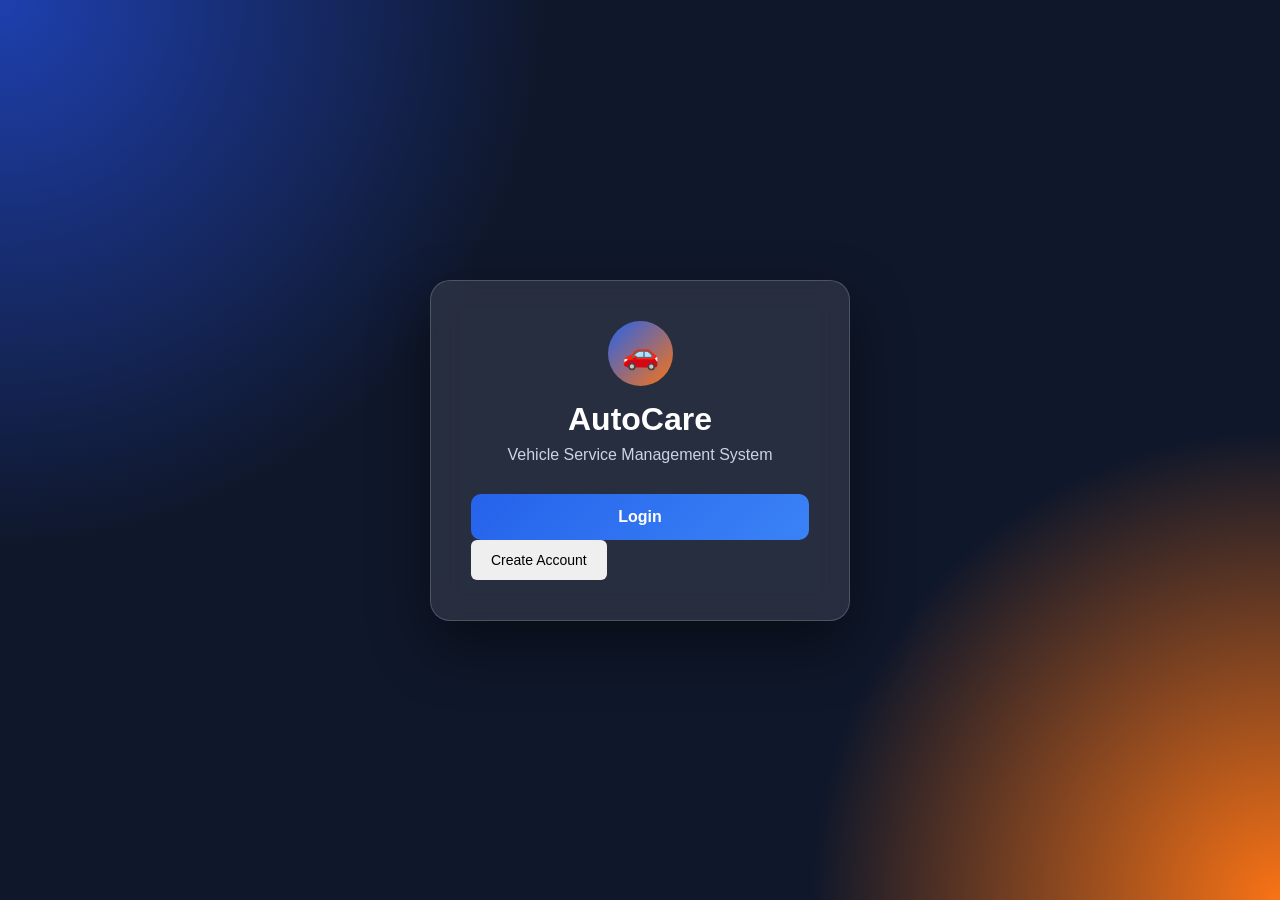
<file: src/main/java/com/autocare/autocare/frontend/index.html>
<!DOCTYPE html>
<html lang="en">
<head>
    <meta charset="UTF-8">
    <meta name="viewport" content="width=device-width, initial-scale=1.0">

    <title>AutoCare - Vehicle Service Management</title>

    <link rel="stylesheet" href="style.css">
</head>

<body>

    <div class="login-container">

        <div class="login-box">

            <div class="logo">
                🚗
            </div>

            <h1>AutoCare</h1>

            <p class="subtitle">
                Vehicle Service Management System
            </p>

            <button
                class="login-btn"
                onclick="window.location.href='login.html'">

                Login

            </button>

            <button
                class="secondary-btn"
                onclick="window.location.href='register.html'">

                Create Account

            </button>

        </div>

    </div>

</body>
</html>
</file>
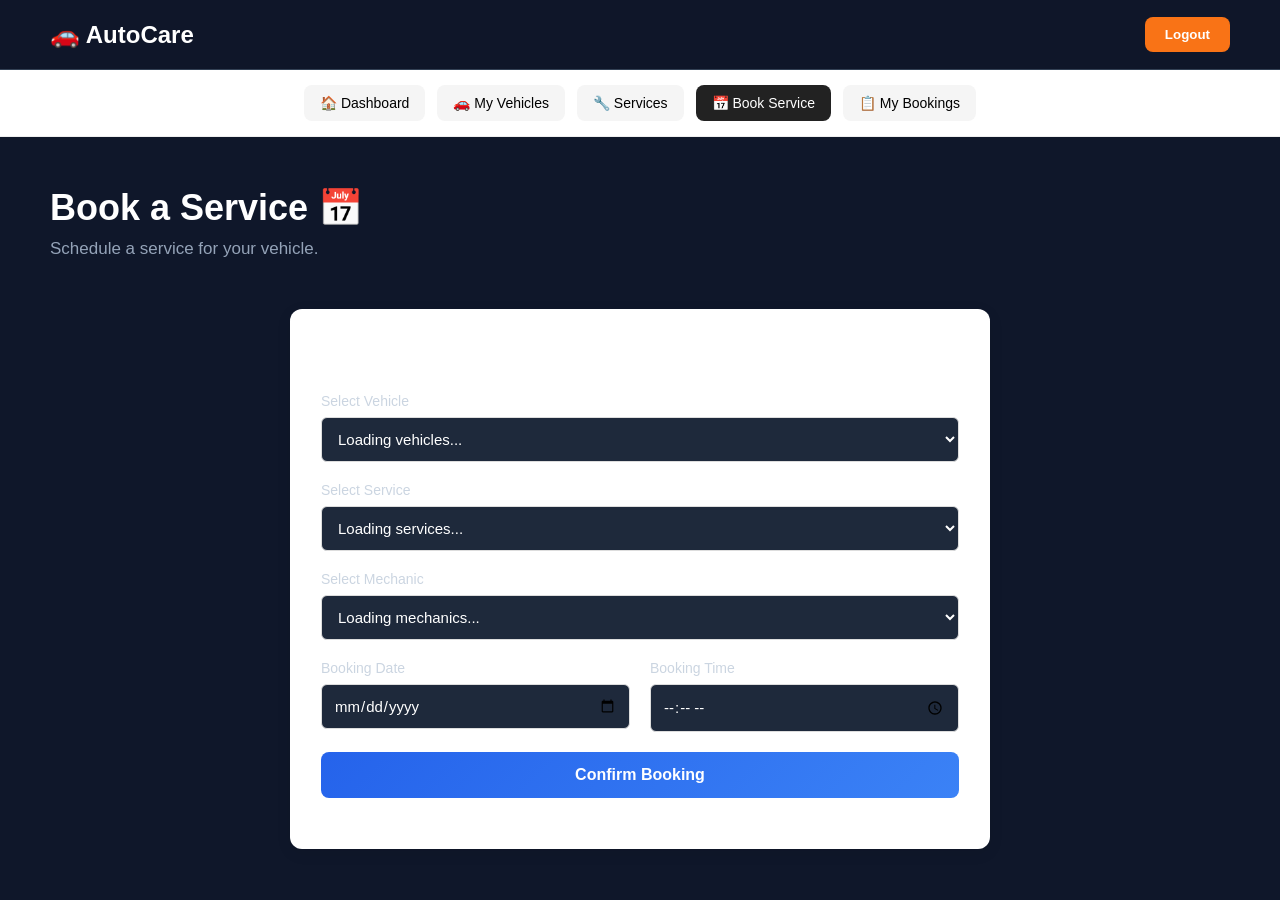
<file: src/main/java/com/autocare/autocare/frontend/booking.html>
<!DOCTYPE html>

<html lang="en">

<head>
    <meta charset="UTF-8">
    <meta name="viewport" content="width=device-width, initial-scale=1.0">
    <title>AutoCare - Book Service</title>
    <link rel="stylesheet" href="style.css">
</head>

<body>


<div class="dashboard">

    <!-- Navbar -->
    <nav class="navbar">

        <div class="brand">
            🚗 AutoCare
        </div>

        <button class="logout-btn" onclick="logout()">
            Logout
        </button>

    </nav>

    <!-- Section Navigation -->
    <div class="section-nav">

        <button onclick="window.location.href='dashboard.html'">
            🏠 Dashboard
        </button>

        <button onclick="window.location.href='vehicles.html'">
            🚗 My Vehicles
        </button>

        <button onclick="window.location.href='services.html'">
            🔧 Services
        </button>

        <button class="active" onclick="window.location.href='booking.html'">
            📅 Book Service
        </button>

        <button onclick="window.location.href='bookings.html'">
            📋 My Bookings
        </button>

    </div>

    <!-- Welcome -->
    <section class="welcome">

        <h1>
            Book a Service 📅
        </h1>

        <p>
            Schedule a service for your vehicle.
        </p>

    </section>

    <!-- Booking Form -->
    <section class="booking-form">

        <h2>
            Service Booking
        </h2>

        <form id="bookingForm">

            <!-- Vehicle -->
            <div class="booking-group">

                <label for="vehicleId">
                    Select Vehicle
                </label>

                <select id="vehicleId" required>

                    <option value="">
                        Loading vehicles...
                    </option>

                </select>

            </div>

            <!-- Service -->
            <div class="booking-group">

                <label for="serviceId">
                    Select Service
                </label>

                <select id="serviceId" required>

                    <option value="">
                        Loading services...
                    </option>

                </select>

            </div>

            <!-- Mechanic -->
            <div class="booking-group">

                <label for="mechanicId">
                    Select Mechanic
                </label>

                <select id="mechanicId" required>

                    <option value="">
                        Loading mechanics...
                    </option>

                </select>

            </div>

            <!-- Date and Time -->
            <div class="booking-row">

                <div class="booking-group">

                    <label for="bookingDate">
                        Booking Date
                    </label>

                    <input
                        type="date"
                        id="bookingDate"
                        required>

                </div>

                <div class="booking-group">

                    <label for="bookingTime">
                        Booking Time
                    </label>

                    <input
                        type="time"
                        id="bookingTime"
                        required>

                </div>

            </div>

            <!-- Submit -->
            <button
                type="submit"
                class="booking-btn">

                Confirm Booking

            </button>

        </form>

        <p id="bookingMessage"></p>

    </section>

</div>

<script src="app.js"></script>


</body>

</html>
</file>
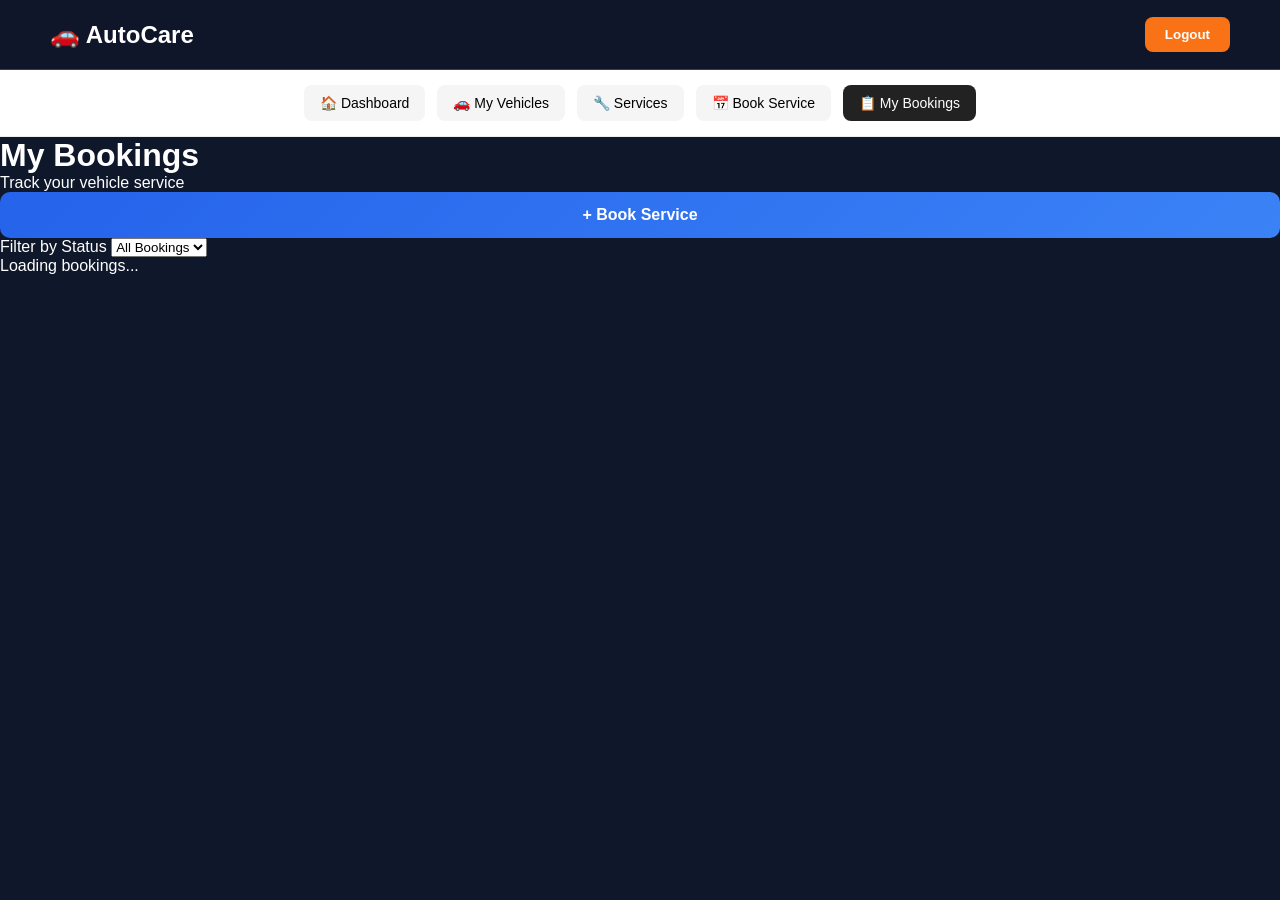
<file: src/main/java/com/autocare/autocare/frontend/bookings.html>
<!DOCTYPE html>

<html lang="en">

<head>
    <meta charset="UTF-8">
    <meta name="viewport" content="width=device-width, initial-scale=1.0">
    <title>My Bookings - AutoCare</title>
    <link rel="stylesheet" href="style.css">
</head>

<body>


<!-- Navbar -->
<nav class="navbar">

    <div class="brand">
        🚗 AutoCare
    </div>

    <button
        class="logout-btn"
        onclick="logout()">
        Logout
    </button>

</nav>

<!-- Section Navigation -->
<div class="section-nav">

    <button onclick="window.location.href='dashboard.html'">
        🏠 Dashboard
    </button>

    <button onclick="window.location.href='vehicles.html'">
        🚗 My Vehicles
    </button>

    <button onclick="window.location.href='services.html'">
        🔧 Services
    </button>

    <button onclick="window.location.href='booking.html'">
        📅 Book Service
    </button>

    <button
        class="active"
        onclick="window.location.href='bookings.html'">
        📋 My Bookings
    </button>

</div>

<!-- Main -->
<div class="booking-history-container">

    <div class="page-header">

        <div>

            <h1>
                My Bookings
            </h1>

            <p class="page-subtitle">
                Track your vehicle service
            </p>

        </div>

        <button
            class="login-btn"
            onclick="openBooking()">

            + Book Service

        </button>

    </div>

    <!-- Status Filter -->
    <div class="booking-filter">

        <label for="statusFilter">
            Filter by Status
        </label>

        <select
            id="statusFilter"
            onchange="filterBookings()">

            <option value="ALL">
                All Bookings
            </option>

            <option value="PENDING">
                Pending
            </option>

            <option value="CONFIRMED">
                Confirmed
            </option>

            <option value="IN_PROGRESS">
                In Progress
            </option>

            <option value="COMPLETED">
                Completed
            </option>

            <option value="CANCELLED">
                Cancelled
            </option>

        </select>

    </div>

    <!-- Booking List -->
    <div
        id="bookingList"
        class="booking-list">

        <p class="loading-message">
            Loading bookings...
        </p>

    </div>

</div>

<script src="app.js"></script>


</body>

</html>
</file>
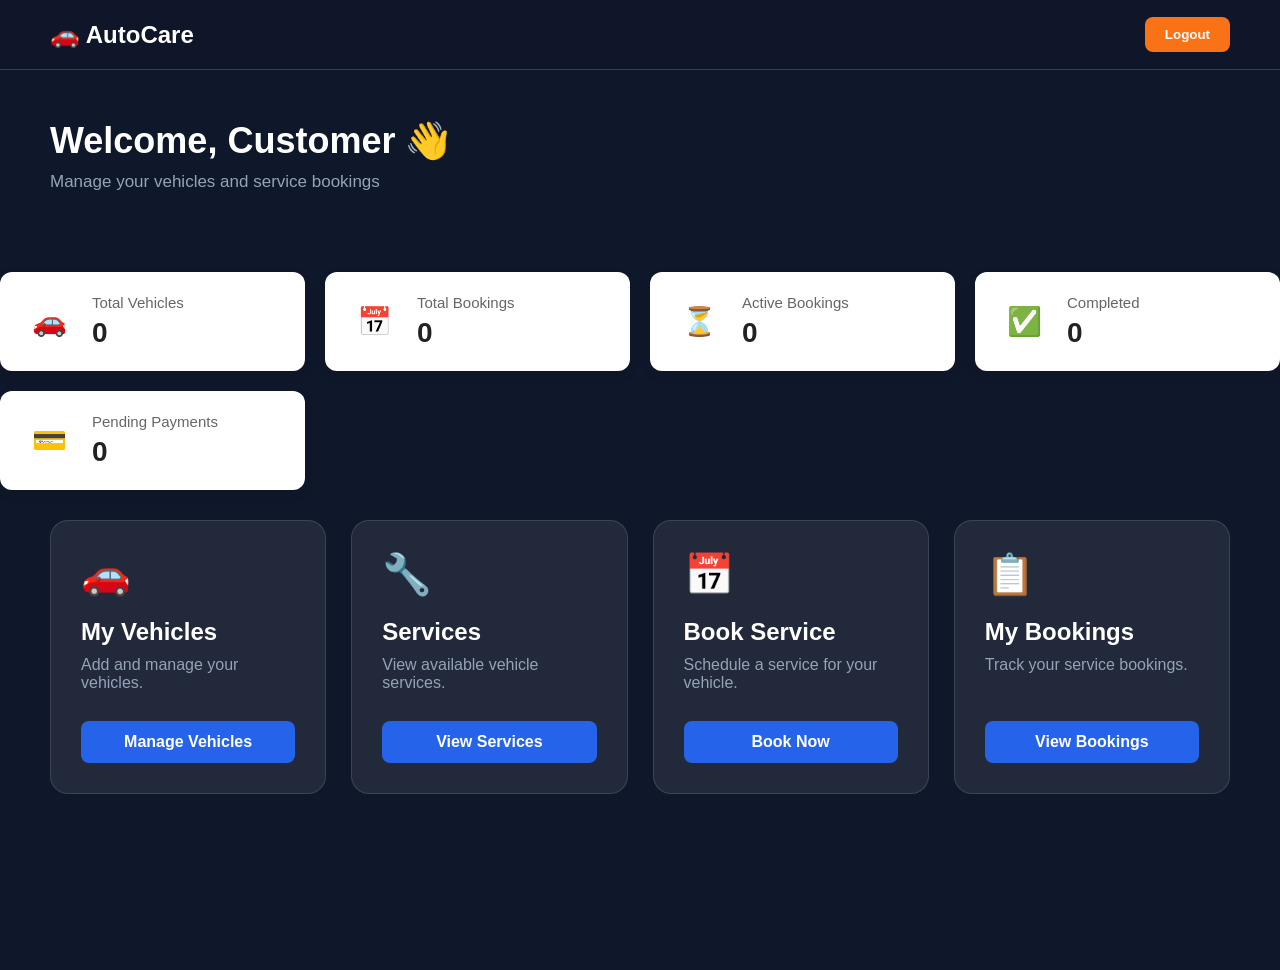
<file: src/main/java/com/autocare/autocare/frontend/dashboard.html>
<!DOCTYPE html>
<html lang="en">
<head>
    <meta charset="UTF-8">
    <meta name="viewport" content="width=device-width, initial-scale=1.0">

    <title>Dashboard - AutoCare</title>

    <link rel="stylesheet" href="style.css">
</head>

<body>

    <!-- Navigation -->
    <nav class="navbar">

        <div class="brand">
            🚗 AutoCare
        </div>

        <button class="logout-btn" onclick="logout()">
            Logout
        </button>

    </nav>


    <!-- Dashboard -->
    <div class="dashboard">

        <div class="welcome">

            <h1>
                Welcome,
                <span id="customerName">Customer</span> 👋
            </h1>

            <p>
                Manage your vehicles and service bookings
            </p>

        </div>


       <!-- Statistics -->
<div class="dashboard-stats">

    <div class="stat-card">
        <div class="stat-icon">
            🚗
        </div>
        <div>
            <h3>Total Vehicles</h3>
            <h2 id="totalVehicles">0</h2>
        </div>
    </div>

    <div class="stat-card">
        <div class="stat-icon">
            📅
        </div>
        <div>
            <h3>Total Bookings</h3>
            <h2 id="totalBookings">0</h2>
        </div>
    </div>

    <div class="stat-card">
        <div class="stat-icon">
            ⏳
        </div>
        <div>
            <h3>Active Bookings</h3>
            <h2 id="pendingBookings">0</h2>
        </div>
    </div>

    <div class="stat-card">
        <div class="stat-icon">
            ✅
        </div>
        <div>
            <h3>Completed</h3>
            <h2 id="completedBookings">0</h2>
        </div>
    </div>

    <!-- Pending Payments -->
    <div class="stat-card">
        <div class="stat-icon">
            💳
        </div>
        <div>
            <h3>Pending Payments</h3>
            <h2 id="pendingPayments">0</h2>
        </div>
    </div>

</div>


        <!-- Main Actions -->
        <div class="dashboard-cards">

            <div class="dashboard-card">

                <div class="card-icon">
                    🚗
                </div>

                <h2>My Vehicles</h2>

                <p>
                    Add and manage your vehicles.
                </p>

                <button
                    class="login-btn"
                    onclick="openVehicles()">

                    Manage Vehicles

                </button>

            </div>


            <div class="dashboard-card">

                <div class="card-icon">
                    🔧
                </div>

                <h2>Services</h2>

                <p>
                    View available vehicle services.
                </p>

                <button
                    class="login-btn"
                    onclick="openServices()">

                    View Services

                </button>

            </div>


            <div class="dashboard-card">

                <div class="card-icon">
                    📅
                </div>

                <h2>Book Service</h2>

                <p>
                    Schedule a service for your vehicle.
                </p>

                <button
                    class="login-btn"
                    onclick="openBooking()">

                    Book Now

                </button>

            </div>


            <div class="dashboard-card">

                <div class="card-icon">
                    📋
                </div>

                <h2>My Bookings</h2>

                <p>
                    Track your service bookings.
                </p>

                <button
                    class="login-btn"
                    onclick="openBookings()">

                    View Bookings

                </button>

            </div>

        </div>

    </div>


    <script src="app.js"></script>

</body>
</html>
</file>
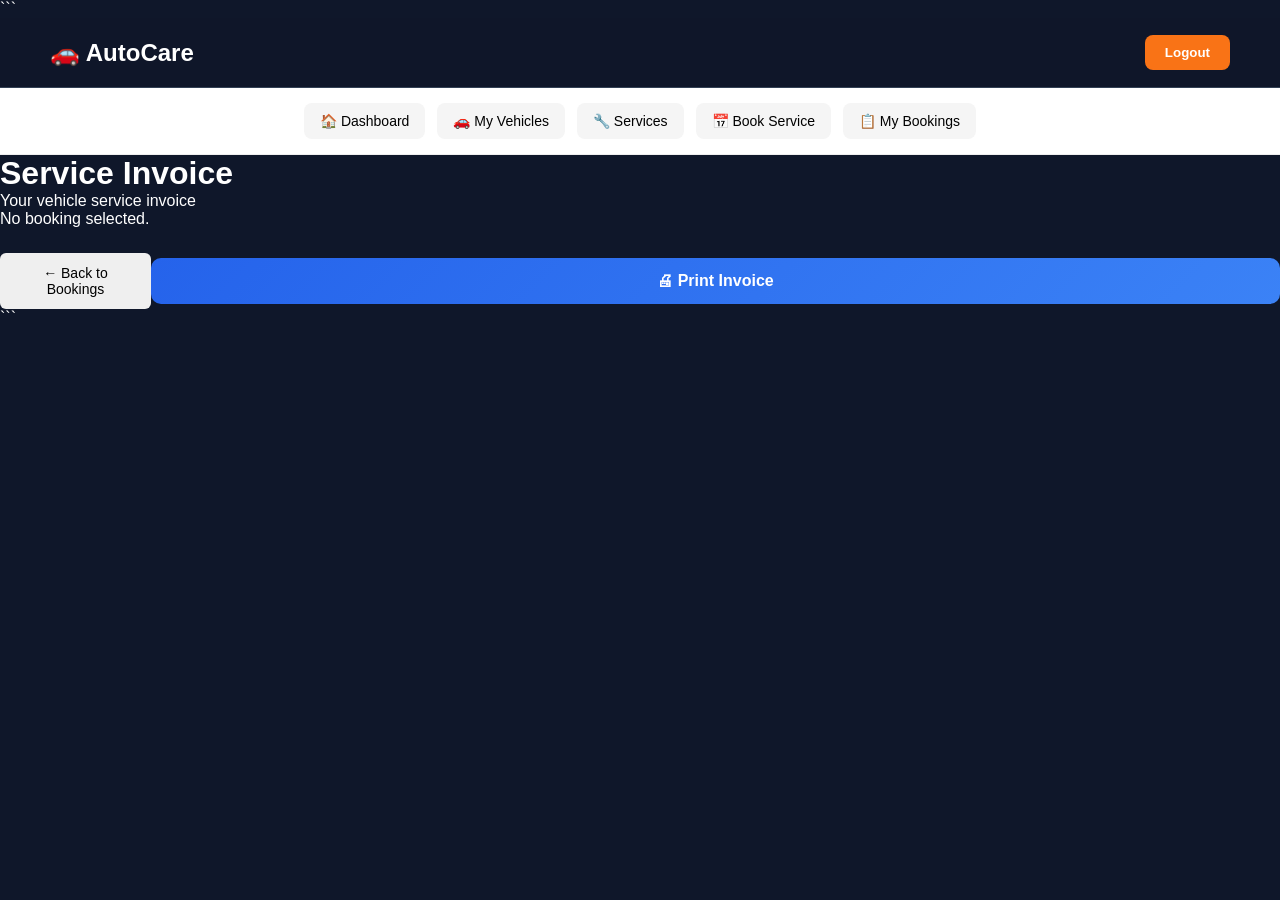
<file: src/main/java/com/autocare/autocare/frontend/invoice.html>
<!DOCTYPE html>

<html lang="en">

<head>
    <meta charset="UTF-8">
    <meta name="viewport" content="width=device-width, initial-scale=1.0">
    <title>Invoice - AutoCare</title>
    <link rel="stylesheet" href="style.css">
</head>

<body>

```
<!-- Navbar -->
<nav class="navbar">

    <div class="brand">
        🚗 AutoCare
    </div>

    <button
        class="logout-btn"
        onclick="logout()">
        Logout
    </button>

</nav>

<!-- Section Navigation -->
<div class="section-nav">

    <button onclick="window.location.href='dashboard.html'">
        🏠 Dashboard
    </button>

    <button onclick="window.location.href='vehicles.html'">
        🚗 My Vehicles
    </button>

    <button onclick="window.location.href='services.html'">
        🔧 Services
    </button>

    <button onclick="window.location.href='booking.html'">
        📅 Book Service
    </button>

    <button onclick="window.location.href='bookings.html'">
        📋 My Bookings
    </button>

</div>

<!-- Invoice -->
<div class="invoice-container">

    <div class="page-header">

        <div>

            <h1>
                Service Invoice
            </h1>

            <p class="page-subtitle">
                Your vehicle service invoice
            </p>

        </div>

    </div>

    <div
        id="invoiceDetails"
        class="invoice-card">

        <p class="loading-message">
            Loading invoice...
        </p>

    </div>

    <!-- Invoice Actions -->
    <div class="invoice-actions">

        <button
            class="secondary-btn"
            onclick="window.location.href='bookings.html'">

            ← Back to Bookings

        </button>

        <button
            class="login-btn print-btn"
            onclick="window.print()">

            🖨 Print Invoice

        </button>

    </div>

</div>

<script src="app.js"></script>
```

</body>

</html>
</file>
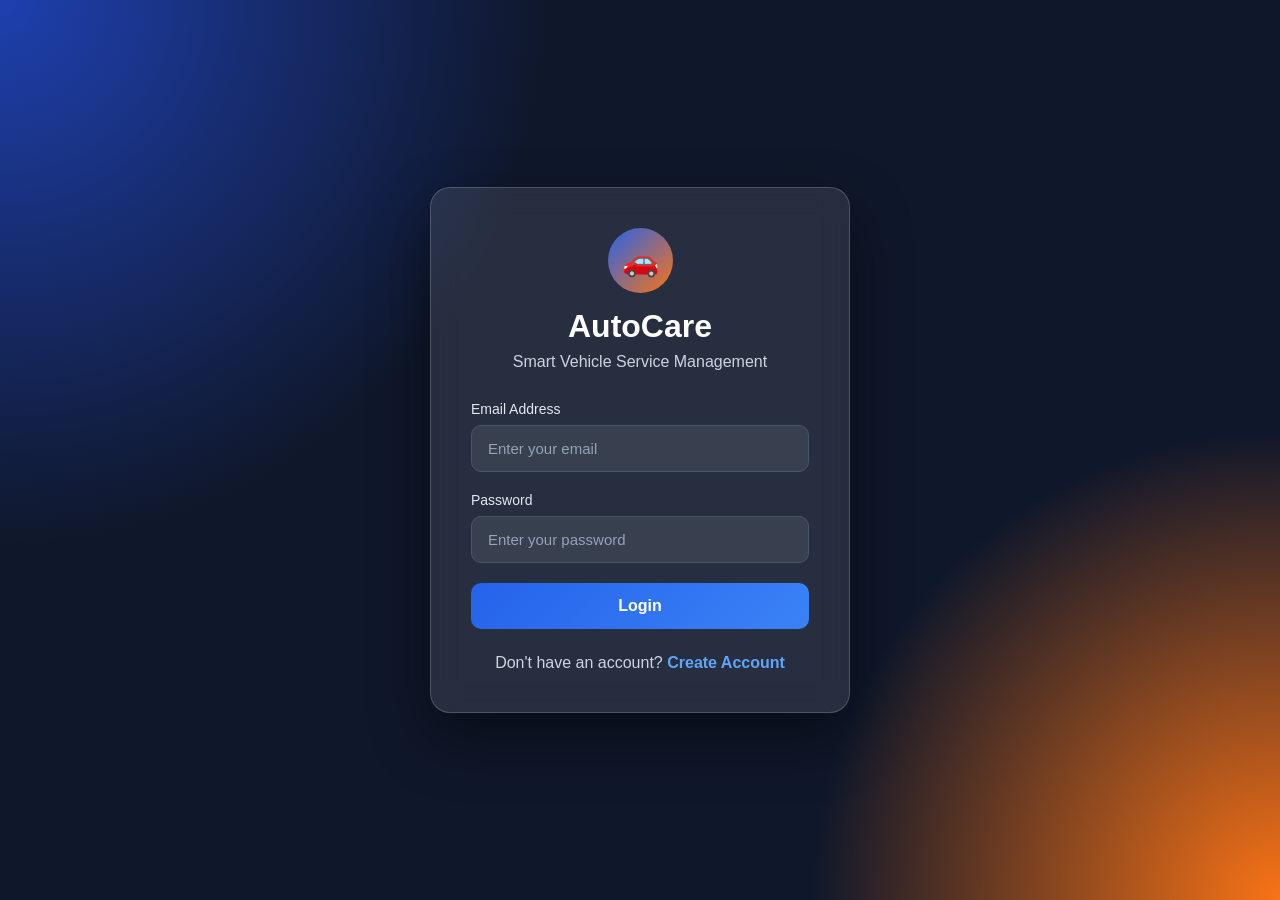
<file: src/main/java/com/autocare/autocare/frontend/login.html>
<!DOCTYPE html>
<html lang="en">

<head>

    <meta charset="UTF-8">

    <meta name="viewport"
          content="width=device-width, initial-scale=1.0">

    <title>AutoCare - Login</title>

    <link rel="stylesheet" href="style.css">

</head>

<body>

    <div class="login-container">

        <div class="login-box">

            <div class="logo">
                🚗
            </div>

            <h1>AutoCare</h1>

            <p class="subtitle">
                Smart Vehicle Service Management
            </p>

            <form id="loginForm">

                <div class="form-group">

                    <label>Email Address</label>

                    <input
                        type="email"
                        id="email"
                        placeholder="Enter your email"
                        required
                    >

                </div>


                <div class="form-group">

                    <label>Password</label>

                    <input
                        type="password"
                        id="password"
                        placeholder="Enter your password"
                        required
                    >

                </div>


                <button
                    type="submit"
                    class="login-btn">

                    Login

                </button>

            </form>


            <p id="loginMessage"></p>


            <p class="register-text">

                Don't have an account?

                <a href="register.html">
                    Create Account
                </a>

            </p>

        </div>

    </div>


    <script src="app.js"></script>

</body>

</html>
</file>
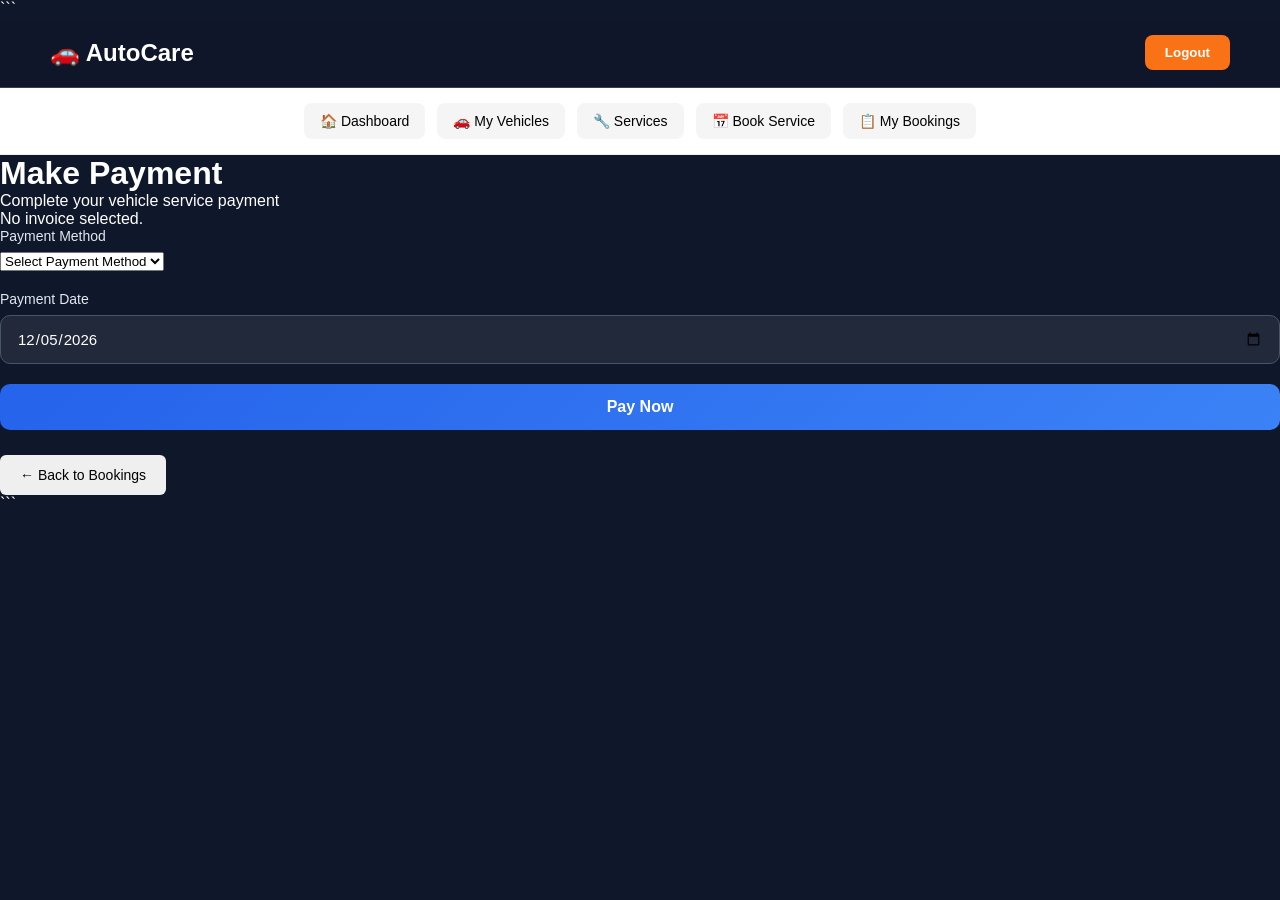
<file: src/main/java/com/autocare/autocare/frontend/payment.html>
<!DOCTYPE html>

<html lang="en">

<head>
    <meta charset="UTF-8">
    <meta name="viewport" content="width=device-width, initial-scale=1.0">
    <title>Payment - AutoCare</title>
    <link rel="stylesheet" href="style.css">
</head>

<body>

```
<!-- Navbar -->
<nav class="navbar">

    <div class="brand">
        🚗 AutoCare
    </div>

    <button
        class="logout-btn"
        onclick="logout()">

        Logout

    </button>

</nav>

<!-- Section Navigation -->
<div class="section-nav">

    <button onclick="window.location.href='dashboard.html'">
        🏠 Dashboard
    </button>

    <button onclick="window.location.href='vehicles.html'">
        🚗 My Vehicles
    </button>

    <button onclick="window.location.href='services.html'">
        🔧 Services
    </button>

    <button onclick="window.location.href='booking.html'">
        📅 Book Service
    </button>

    <button onclick="window.location.href='bookings.html'">
        📋 My Bookings
    </button>

</div>

<!-- Payment -->
<div class="invoice-container">

    <h1>
        Make Payment
    </h1>

    <p class="page-subtitle">
        Complete your vehicle service payment
    </p>

    <div class="invoice-card">

        <div id="paymentInvoiceDetails">

            <p class="loading-message">
                Loading payment details...
            </p>

        </div>

        <form id="paymentForm">

            <div class="form-group">

                <label for="paymentMethod">
                    Payment Method
                </label>

                <select id="paymentMethod" required>

                    <option value="">
                        Select Payment Method
                    </option>

                    <option value="UPI">
                        UPI
                    </option>

                    <option value="CARD">
                        Card
                    </option>

                    <option value="CASH">
                        Cash
                    </option>

                </select>

            </div>

            <div class="form-group">

                <label for="paymentDate">
                    Payment Date
                </label>

                <input
                    type="date"
                    id="paymentDate"
                    required>

            </div>

            <button
                type="submit"
                class="login-btn">

                Pay Now

            </button>

        </form>

        <div id="paymentMessage"></div>

    </div>

    <!-- Back to Bookings -->
    <div class="back-button-container">

        <button
            class="secondary-btn"
            onclick="window.location.href='bookings.html'">

            ← Back to Bookings

        </button>

    </div>

</div>

<script src="app.js"></script>
```

</body>

</html>
</file>
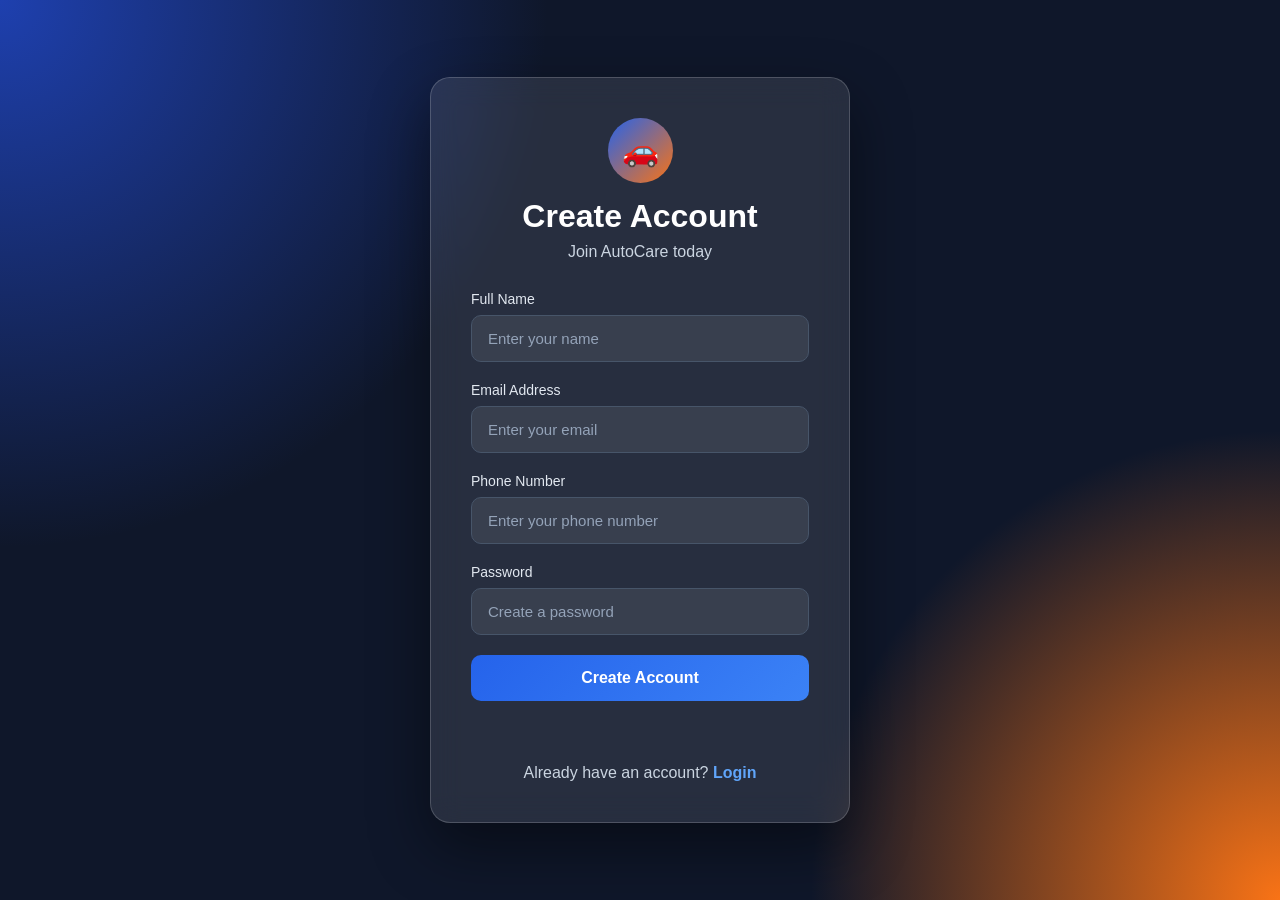
<file: src/main/java/com/autocare/autocare/frontend/register.html>
<!DOCTYPE html>
<html lang="en">

<head>

<meta charset="UTF-8">

<meta name="viewport" content="width=device-width, initial-scale=1.0">

<title>AutoCare - Register</title>

<link rel="stylesheet" href="style.css">

</head>

<body>

	<div class="login-container">

		<div class="login-box">

			<div class="logo">🚗</div>

			<h1>Create Account</h1>

			<p class="subtitle">Join AutoCare today</p>


			<form id="registerForm">

				<div class="form-group">

					<label>Full Name</label> <input type="text" id="name"
						placeholder="Enter your name" required>

				</div>


				<div class="form-group">

					<label>Email Address</label> <input type="email" id="registerEmail"
						placeholder="Enter your email" required>

				</div>


				<div class="form-group">

					<label>Phone Number</label> <input type="tel" id="phone"
						placeholder="Enter your phone number" required>

				</div>


				<div class="form-group">

					<label>Password</label> <input type="password"
						id="registerPassword" placeholder="Create a password" required>

				</div>


				<button type="submit" class="login-btn">Create Account</button>

			</form>


			<p id="registerMessage"></p>


			<p class="register-text">

				Already have an account? <a href="login.html"> Login </a>

			</p>

		</div>

	</div>


	<script src="app.js"></script>

</body>

</html>
</file>
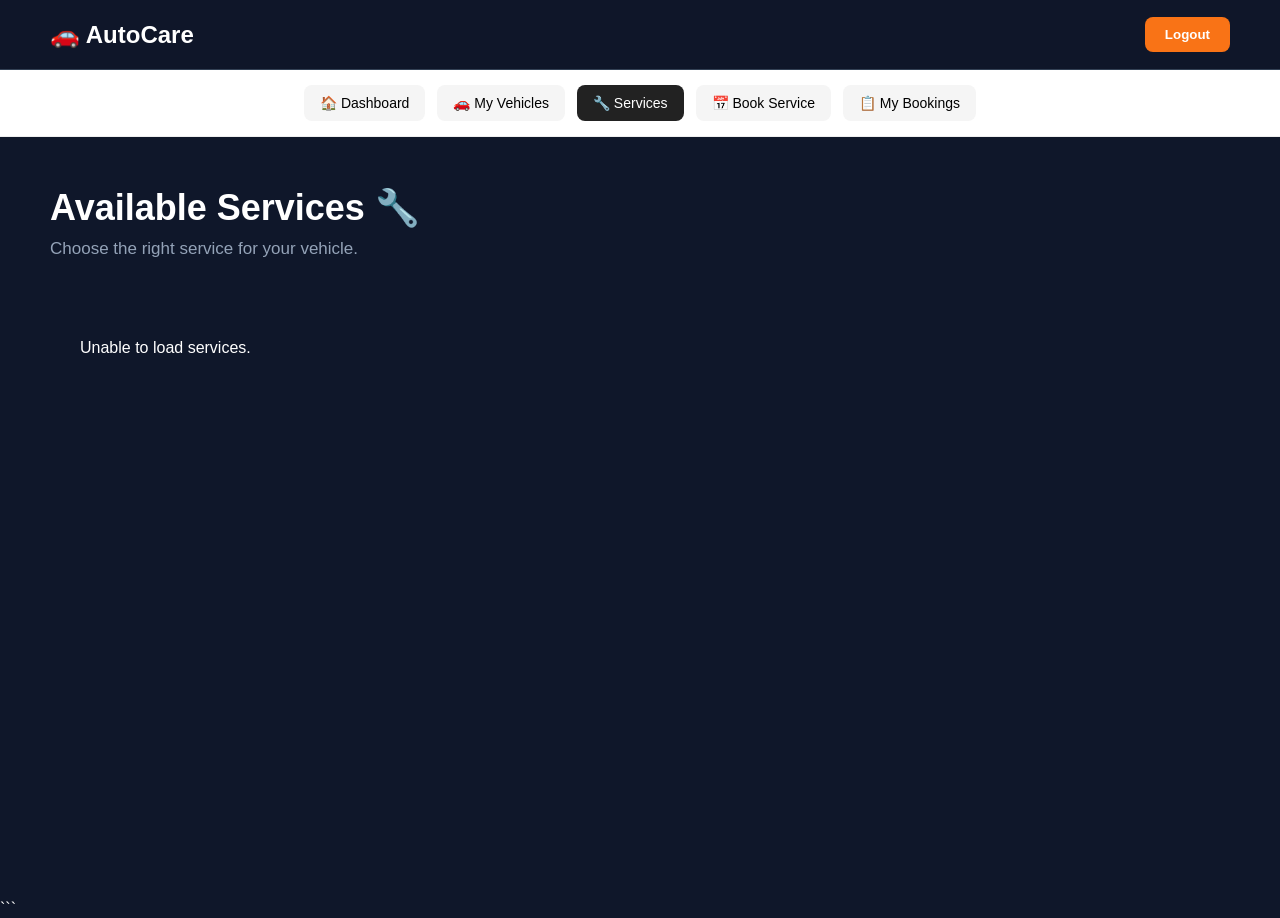
<file: src/main/java/com/autocare/autocare/frontend/services.html>
<!DOCTYPE html>

<html lang="en">

<head>
    <meta charset="UTF-8">
    <meta name="viewport" content="width=device-width, initial-scale=1.0">
    <title>AutoCare - Services</title>
    <link rel="stylesheet" href="style.css">
</head>

<body>

<div class="dashboard">

    <!-- Navbar -->
    <nav class="navbar">

        <div class="brand">
            🚗 AutoCare
        </div>

        <button class="logout-btn" onclick="logout()">
            Logout
        </button>

    </nav>

    <!-- Section Navigation -->
    <div class="section-nav">

        <button onclick="window.location.href='dashboard.html'">
            🏠 Dashboard
        </button>

        <button onclick="window.location.href='vehicles.html'">
            🚗 My Vehicles
        </button>

        <button class="active" onclick="window.location.href='services.html'">
            🔧 Services
        </button>

        <button onclick="window.location.href='booking.html'">
            📅 Book Service
        </button>

        <button onclick="window.location.href='bookings.html'">
            📋 My Bookings
        </button>

    </div>

    <!-- Welcome -->
    <section class="welcome">

        <h1>Available Services 🔧</h1>

        <p>
            Choose the right service for your vehicle.
        </p>

    </section>

    <!-- Services -->
    <section class="service-section">

        <div id="serviceList">

            <p>
                Loading services...
            </p>

        </div>

    </section>

</div>

<script src="app.js"></script>
```

</body>

</html>
</file>
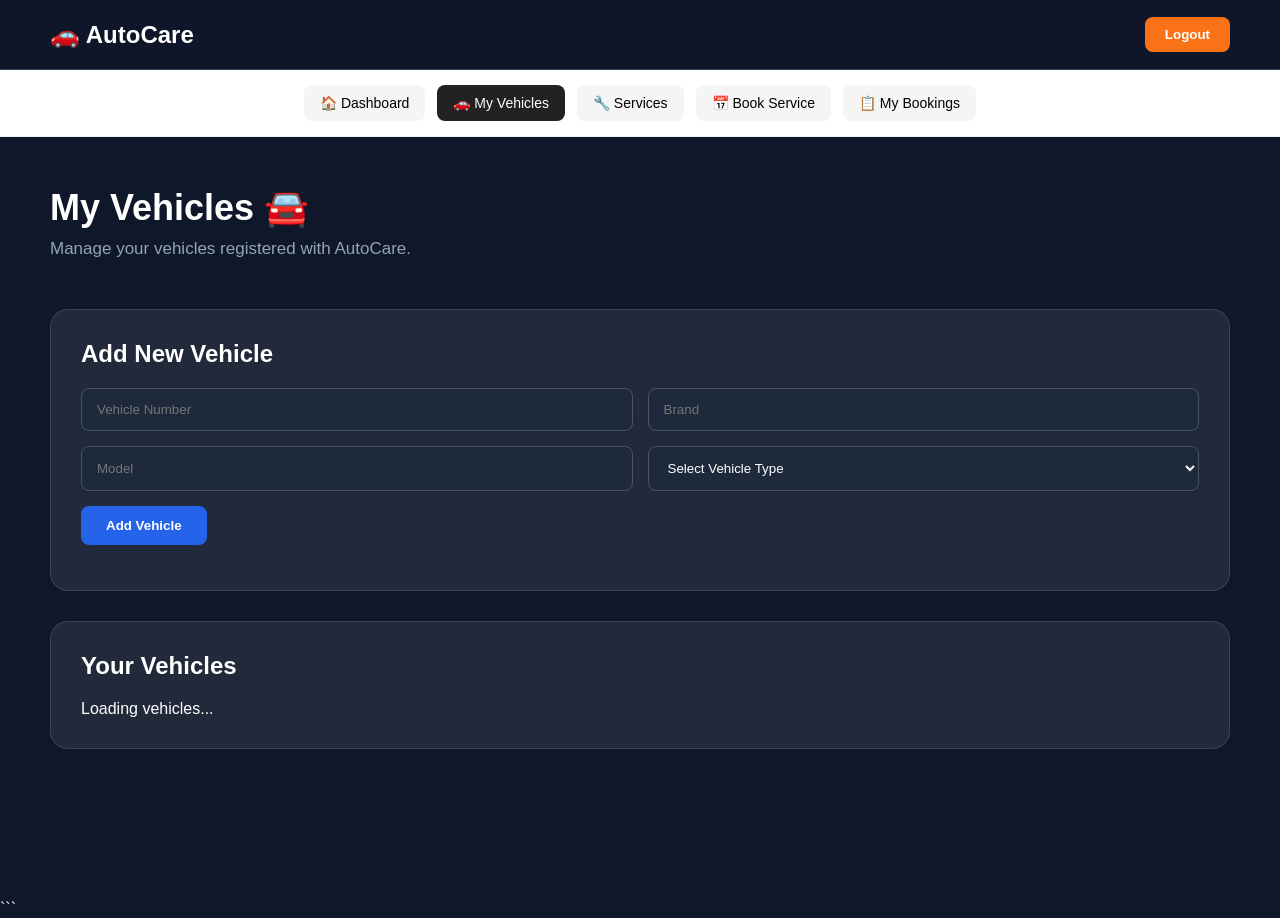
<file: src/main/java/com/autocare/autocare/frontend/vehicles.html>
<!DOCTYPE html>

<html lang="en">

<head>
    <meta charset="UTF-8">
    <meta name="viewport" content="width=device-width, initial-scale=1.0">
    <title>AutoCare - My Vehicles</title>
    <link rel="stylesheet" href="style.css">
</head>

<body>


<div class="dashboard">

    <!-- Navbar -->
    <nav class="navbar">

        <div class="brand">
            🚗 AutoCare
        </div>

        <button class="logout-btn" onclick="logout()">
            Logout
        </button>

    </nav>

    <!-- Section Navigation -->
    <div class="section-nav">

        <button onclick="window.location.href='dashboard.html'">
            🏠 Dashboard
        </button>

        <button class="active" onclick="window.location.href='vehicles.html'">
            🚗 My Vehicles
        </button>

        <button onclick="window.location.href='services.html'">
            🔧 Services
        </button>

        <button onclick="window.location.href='booking.html'">
            📅 Book Service
        </button>

        <button onclick="window.location.href='bookings.html'">
            📋 My Bookings
        </button>

    </div>

    <!-- Welcome -->
    <section class="welcome">

        <h1>My Vehicles 🚘</h1>

        <p>
            Manage your vehicles registered with AutoCare.
        </p>

    </section>

    <!-- Add Vehicle -->
    <section class="vehicle-form">

        <h2>Add New Vehicle</h2>

        <form id="vehicleForm">

            <div class="form-row">

                <input
                    type="text"
                    id="vehicleNumber"
                    placeholder="Vehicle Number"
                    required>

                <input
                    type="text"
                    id="brand"
                    placeholder="Brand"
                    required>

            </div>

            <div class="form-row">

                <input
                    type="text"
                    id="model"
                    placeholder="Model"
                    required>

                <select id="vehicleType" required>

                    <option value="">
                        Select Vehicle Type
                    </option>

                    <option value="Car">
                        Car
                    </option>

                    <option value="Bike">
                        Bike
                    </option>

                    <option value="SUV">
                        SUV
                    </option>

                </select>

            </div>

            <button type="submit">
                Add Vehicle
            </button>

        </form>

        <p id="vehicleMessage"></p>

    </section>

    <!-- Vehicle List -->
    <section class="vehicle-section">

        <h2>Your Vehicles</h2>

        <div id="vehicleList">

            <p>
                Loading vehicles...
            </p>

        </div>

    </section>

</div>

<script src="app.js"></script>
```

</body>

</html>
</file>
<file: src/main/java/com/autocare/autocare/frontend/style.css>
/* =========================================
   GLOBAL
========================================= */

* {
    margin: 0;
    padding: 0;
    box-sizing: border-box;
}

body {
    font-family: Arial, sans-serif;
    background: #0f172a;
    color: #ffffff;
}

button,
input,
select {
    font-family: inherit;
}


/* =========================================
   LOGIN / REGISTER
========================================= */

.login-container {
    min-height: 100vh;

    display: flex;
    align-items: center;
    justify-content: center;

    padding: 20px;

    background:
        radial-gradient(
            circle at top left,
            #1e40af 0%,
            transparent 35%
        ),
        radial-gradient(
            circle at bottom right,
            #f97316 0%,
            transparent 30%
        ),
        #0f172a;
}

.login-box {
    width: 420px;

    padding: 40px;

    background: rgba(255, 255, 255, 0.10);

    border: 1px solid rgba(255, 255, 255, 0.18);

    border-radius: 20px;

    backdrop-filter: blur(15px);

    box-shadow:
        0 25px 60px rgba(0, 0, 0, 0.45);

    animation: slideUp 0.7s ease;
}

.logo {
    width: 65px;
    height: 65px;

    margin: 0 auto 15px;

    display: flex;
    align-items: center;
    justify-content: center;

    border-radius: 50%;

    background:
        linear-gradient(
            135deg,
            #2563eb,
            #f97316
        );

    font-size: 30px;
}

.login-box h1 {
    text-align: center;

    font-size: 32px;

    margin-bottom: 8px;
}

.subtitle {
    text-align: center;

    color: #cbd5e1;

    margin-bottom: 30px;
}

.form-group {
    margin-bottom: 20px;
}

.form-group label {
    display: block;

    margin-bottom: 8px;

    color: #e2e8f0;

    font-size: 14px;
}

.form-group input {
    width: 100%;

    padding: 14px 16px;

    border: 1px solid #475569;

    border-radius: 10px;

    background: rgba(255, 255, 255, 0.08);

    color: white;

    font-size: 15px;

    outline: none;
}

.form-group input::placeholder {
    color: #94a3b8;
}

.form-group input:focus {
    border-color: #3b82f6;

    box-shadow:
        0 0 0 3px rgba(59, 130, 246, 0.2);
}

.login-btn {
    width: 100%;

    padding: 14px;

    border: none;

    border-radius: 10px;

    background:
        linear-gradient(
            135deg,
            #2563eb,
            #3b82f6
        );

    color: white;

    font-size: 16px;

    font-weight: bold;

    cursor: pointer;

    transition: 0.3s;
}

.login-btn:hover {
    transform: translateY(-2px);

    box-shadow:
        0 10px 25px rgba(37, 99, 235, 0.4);
}

#message,
#registerMessage {
    text-align: center;

    margin-top: 18px;

    min-height: 20px;
}

.register-text {
    text-align: center;

    margin-top: 25px;

    color: #cbd5e1;
}

.register-text a {
    color: #60a5fa;

    text-decoration: none;

    font-weight: bold;
}

.register-text a:hover {
    color: #fb923c;
}


/* =========================================
   DASHBOARD
========================================= */

.dashboard {
    min-height: 100vh;

    background: #0f172a;
}

.navbar {
    height: 70px;

    display: flex;

    align-items: center;

    justify-content: space-between;

    padding: 0 50px;

    background: rgba(15, 23, 42, 0.95);

    border-bottom: 1px solid #334155;
}

.brand {
    font-size: 24px;

    font-weight: bold;
}

.logout-btn {
    padding: 10px 20px;

    border: none;

    border-radius: 8px;

    background: #f97316;

    color: white;

    font-weight: bold;

    cursor: pointer;

    transition: 0.3s;
}

.logout-btn:hover {
    transform: translateY(-2px);
}

.welcome {
    padding: 50px;
}

.welcome h1 {
    font-size: 36px;

    margin-bottom: 10px;
}

.welcome p {
    color: #94a3b8;

    font-size: 17px;
}

.dashboard-cards {
    display: grid;

    grid-template-columns:
        repeat(4, 1fr);

    gap: 25px;

    padding: 0 50px 50px;
}

.dashboard-card {
    padding: 30px;

    background:
        rgba(255, 255, 255, 0.08);

    border:
        1px solid rgba(255, 255, 255, 0.12);

    border-radius: 18px;

    transition: 0.3s;
}

.dashboard-card:hover {
    transform: translateY(-8px);

    border-color: #3b82f6;

    box-shadow:
        0 15px 35px rgba(0, 0, 0, 0.3);
}

.card-icon {
    font-size: 40px;

    margin-bottom: 20px;
}

.dashboard-card h2 {
    margin-bottom: 10px;
}

.dashboard-card p {
    color: #94a3b8;

    min-height: 45px;

    margin-bottom: 20px;
}

.dashboard-card button {
    width: 100%;

    padding: 12px;

    border: none;

    border-radius: 8px;

    background: #2563eb;

    color: white;

    font-weight: bold;

    cursor: pointer;
}

.dashboard-card button:hover {
    background: #3b82f6;

    transform: translateY(-2px);
}


/* =========================================
   VEHICLES
========================================= */

.vehicle-form,
.vehicle-section {
    margin: 0 50px 30px;

    padding: 30px;

    background:
        rgba(255, 255, 255, 0.08);

    border:
        1px solid rgba(255, 255, 255, 0.12);

    border-radius: 18px;
}

.vehicle-form h2,
.vehicle-section h2 {
    margin-bottom: 20px;
}

.form-row {
    display: flex;

    gap: 15px;

    margin-bottom: 15px;
}

.form-row input,
.form-row select {
    flex: 1;

    padding: 13px 15px;

    border: 1px solid #475569;

    border-radius: 8px;

    background: #1e293b;

    color: white;

    outline: none;
}

.form-row input:focus,
.form-row select:focus {
    border-color: #3b82f6;
}

.vehicle-form form > button {
    padding: 12px 25px;

    border: none;

    border-radius: 8px;

    background: #2563eb;

    color: white;

    font-weight: bold;

    cursor: pointer;
}

.vehicle-form form > button:hover {
    background: #3b82f6;
}

#vehicleMessage {
    margin-top: 15px;

    color: #60a5fa;
}

#vehicleList {
    display: grid;

    grid-template-columns:
        repeat(3, 1fr);

    gap: 20px;
}

.vehicle-card {
    padding: 25px;

    background: #1e293b;

    border-radius: 14px;

    border: 1px solid #334155;
}

.vehicle-card h3 {
    margin-bottom: 12px;
}

.vehicle-card p {
    color: #cbd5e1;

    margin-bottom: 7px;
}


/* =========================================
   SERVICES
========================================= */

.service-section {
    margin: 0 50px 30px;

    padding: 30px;
}

#serviceList {
    display: grid;

    grid-template-columns:
        repeat(3, 1fr);

    gap: 25px;
}

.service-card {
    padding: 30px;

    background:
        rgba(255, 255, 255, 0.08);

    border:
        1px solid rgba(255, 255, 255, 0.12);

    border-radius: 18px;

    transition: 0.3s;
}

.service-card:hover {
    transform: translateY(-7px);

    border-color: #3b82f6;
}

.service-icon {
    font-size: 40px;

    margin-bottom: 15px;
}

.service-card h2 {
    margin-bottom: 10px;
}

.service-card p {
    color: #94a3b8;

    margin-bottom: 15px;
}

.service-price {
    font-size: 20px;

    font-weight: bold;

    color: #fb923c;
}


/* =========================================
   BOOKING
========================================= */

.booking-form {
    max-width: 700px;

    margin: 0 auto 40px;

    padding: 35px;

    background:
        rgba(255, 255, 255, 0.08);

    border:
        1px solid rgba(255, 255, 255, 0.12);

    border-radius: 18px;
}

.booking-form h2 {
    margin-bottom: 25px;
}

.booking-group {
    margin-bottom: 20px;
}

.booking-group label {
    display: block;

    margin-bottom: 8px;

    color: #cbd5e1;

    font-size: 14px;
}

.booking-group select,
.booking-group input {
    width: 100%;

    padding: 13px 15px;

    border: 1px solid #475569;

    border-radius: 8px;

    background: #1e293b;

    color: white;

    outline: none;
}

.booking-group select:focus,
.booking-group input:focus {
    border-color: #3b82f6;
}

.booking-row {
    display: flex;

    gap: 20px;
}

.booking-row .booking-group {
    flex: 1;
}

.booking-btn {
    width: 100%;

    padding: 14px;

    border: none;

    border-radius: 8px;

    background:
        linear-gradient(
            135deg,
            #2563eb,
            #3b82f6
        );

    color: white;

    font-size: 16px;

    font-weight: bold;

    cursor: pointer;
}

.booking-btn:hover {
    transform: translateY(-2px);
}

#bookingMessage {
    text-align: center;

    margin-top: 20px;
}


/* =========================================
   BOOKINGS
========================================= */

.booking-section {
    margin: 0 50px 30px;

    padding: 30px;
}

#bookingList {
    display: grid;

    gap: 20px;
}

.booking-card {
    padding: 25px;

    background:
        rgba(255, 255, 255, 0.08);

    border:
        1px solid rgba(255, 255, 255, 0.12);

    border-radius: 15px;
}

.booking-card h3 {
    margin-bottom: 12px;
}

.booking-card p {
    color: #cbd5e1;

    margin-bottom: 7px;
}

.status {
    display: inline-block;

    margin-top: 10px;

    padding: 6px 12px;

    border-radius: 20px;

    background: #2563eb;

    font-size: 13px;

    font-weight: bold;
}


/* =========================================
   INVOICE
========================================= */

.invoice-section {
    max-width: 800px;

    margin: 0 auto 40px;

    padding: 35px;

    background:
        rgba(255, 255, 255, 0.08);

    border:
        1px solid rgba(255, 255, 255, 0.12);

    border-radius: 18px;
}

.invoice-row {
    display: flex;

    justify-content: space-between;

    padding: 12px 0;

    border-bottom: 1px solid #334155;
}

.invoice-total {
    display: flex;

    justify-content: space-between;

    margin-top: 20px;

    padding-top: 20px;

    font-size: 22px;

    font-weight: bold;

    color: #fb923c;
}


/* =========================================
   ANIMATION
========================================= */

@keyframes slideUp {

    from {
        opacity: 0;

        transform:
            translateY(30px);
    }

    to {
        opacity: 1;

        transform:
            translateY(0);
    }
}


/* =========================================
   RESPONSIVE
========================================= */

@media (max-width: 900px) {

    .dashboard-cards {
        grid-template-columns:
            repeat(2, 1fr);
    }

    #vehicleList {
        grid-template-columns:
            repeat(2, 1fr);
    }

    #serviceList {
        grid-template-columns:
            repeat(2, 1fr);
    }
}

@media (max-width: 600px) {

    .navbar {
        padding: 0 20px;
    }

    .welcome {
        padding: 30px 20px;
    }

    .welcome h1 {
        font-size: 28px;
    }

    .dashboard-cards {
        grid-template-columns: 1fr;

        padding:
            0 20px 30px;
    }

    .vehicle-form,
    .vehicle-section,
    .service-section,
    .booking-section {
        margin:
            0 20px 25px;
    }

    .form-row,
    .booking-row {
        flex-direction: column;
    }

    #vehicleList,
    #serviceList {
        grid-template-columns: 1fr;
    }

    .booking-form {
        margin:
            0 20px 30px;

        padding: 25px;
    }

    .login-box {
        width: 100%;

        padding:
            30px 25px;
    }
}/* ================================
   DASHBOARD STATISTICS
================================ */

.dashboard-stats {
    display: grid;
    grid-template-columns: repeat(4, 1fr);
    gap: 20px;
    margin: 30px 0;
}

.stat-card {
    background: white;
    border-radius: 12px;
    padding: 22px;
    display: flex;
    align-items: center;
    gap: 15px;
    box-shadow: 0 4px 12px rgba(0, 0, 0, 0.08);
    min-height: 90px;
}

.stat-icon {
    width: 55px;
    height: 55px;
    border-radius: 10px;
    display: flex;
    align-items: center;
    justify-content: center;
    font-size: 28px;
    flex-shrink: 0;
}

.stat-card h3 {
    margin: 0 0 6px 0;
    font-size: 15px;
    color: #666;
    font-weight: 500;
}

.stat-card h2 {
    margin: 0;
    font-size: 28px;
    color: #222;
}


/* ================================
   BOOKING FORM
================================ */

.booking-container {
    max-width: 700px;
    margin: 40px auto;
    padding: 20px;
}

.booking-container h1 {
    margin-bottom: 8px;
}

.booking-form {
    background: white;
    padding: 30px;
    border-radius: 12px;
    box-shadow: 0 4px 15px rgba(0, 0, 0, 0.08);
}

.booking-form select,
.booking-form input {
    width: 100%;
    padding: 12px;
    border: 1px solid #ddd;
    border-radius: 6px;
    font-size: 15px;
    box-sizing: border-box;
}

.booking-form select:focus,
.booking-form input:focus {
    outline: none;
    border-color: #007bff;
}


/* ================================
   RESPONSIVE
================================ */

@media (max-width: 900px) {

    .dashboard-stats {
        grid-template-columns: repeat(2, 1fr);
    }
}

@media (max-width: 500px) {

    .dashboard-stats {
        grid-template-columns: 1fr;
    }
}.back-button-container {
    display: flex;
    justify-content: space-between;
    align-items: center;
    gap: 15px;
    margin-top: 25px;
    flex-wrap: wrap;
}

.back-button-container button {
    margin: 0;
}

.secondary-btn {
    padding: 12px 20px;
    border: none;
    border-radius: 6px;
    cursor: pointer;
    font-size: 14px;
}

@media (max-width: 600px) {
    .back-button-container {
        flex-direction: column;
        align-items: stretch;
    }

    .back-button-container button {
        width: 100%;
    }
}.invoice-actions {
    display: flex;
    justify-content: space-between;
    align-items: center;
    margin-top: 25px;
    width: 100%;
}

.invoice-actions button {
    margin: 0;
}

@media (max-width: 600px) {
    .invoice-actions {
        flex-direction: column;
        gap: 12px;
    }

    .invoice-actions button {
        width: 100%;
    }
}

/* Don't show buttons when printing */
@media print {
    .invoice-actions {
        display: none !important;
    }

    .navbar {
        display: none !important;
    }
}.section-nav {
    display: flex;
    justify-content: center;
    gap: 12px;
    flex-wrap: wrap;
    padding: 15px 20px;
    background: white;
    border-bottom: 1px solid #eee;
}

.section-nav button {
    border: none;
    background: #f5f5f5;
    padding: 10px 16px;
    border-radius: 8px;
    cursor: pointer;
    font-size: 14px;
}

.section-nav button:hover {
    background: #e9e9e9;
}

.section-nav button.active {
    background: #222;
    color: white;
}
</file>
